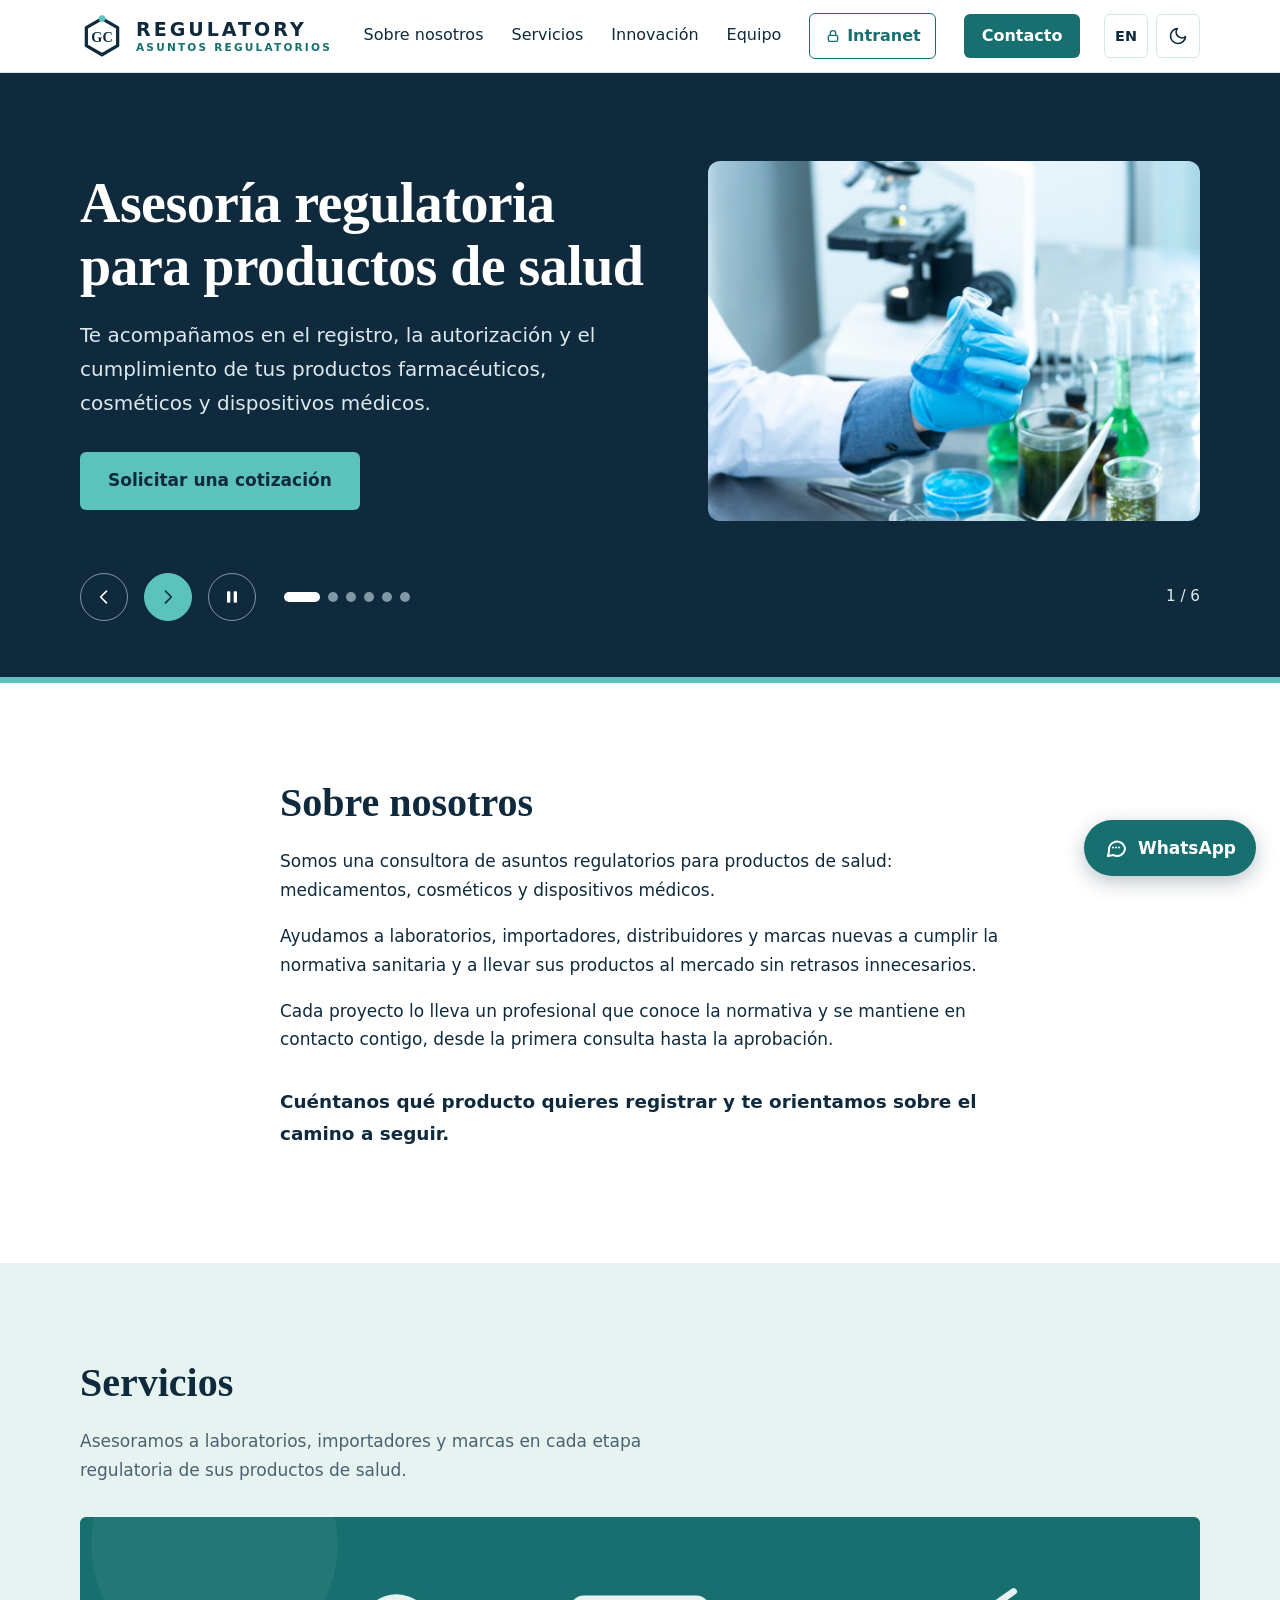
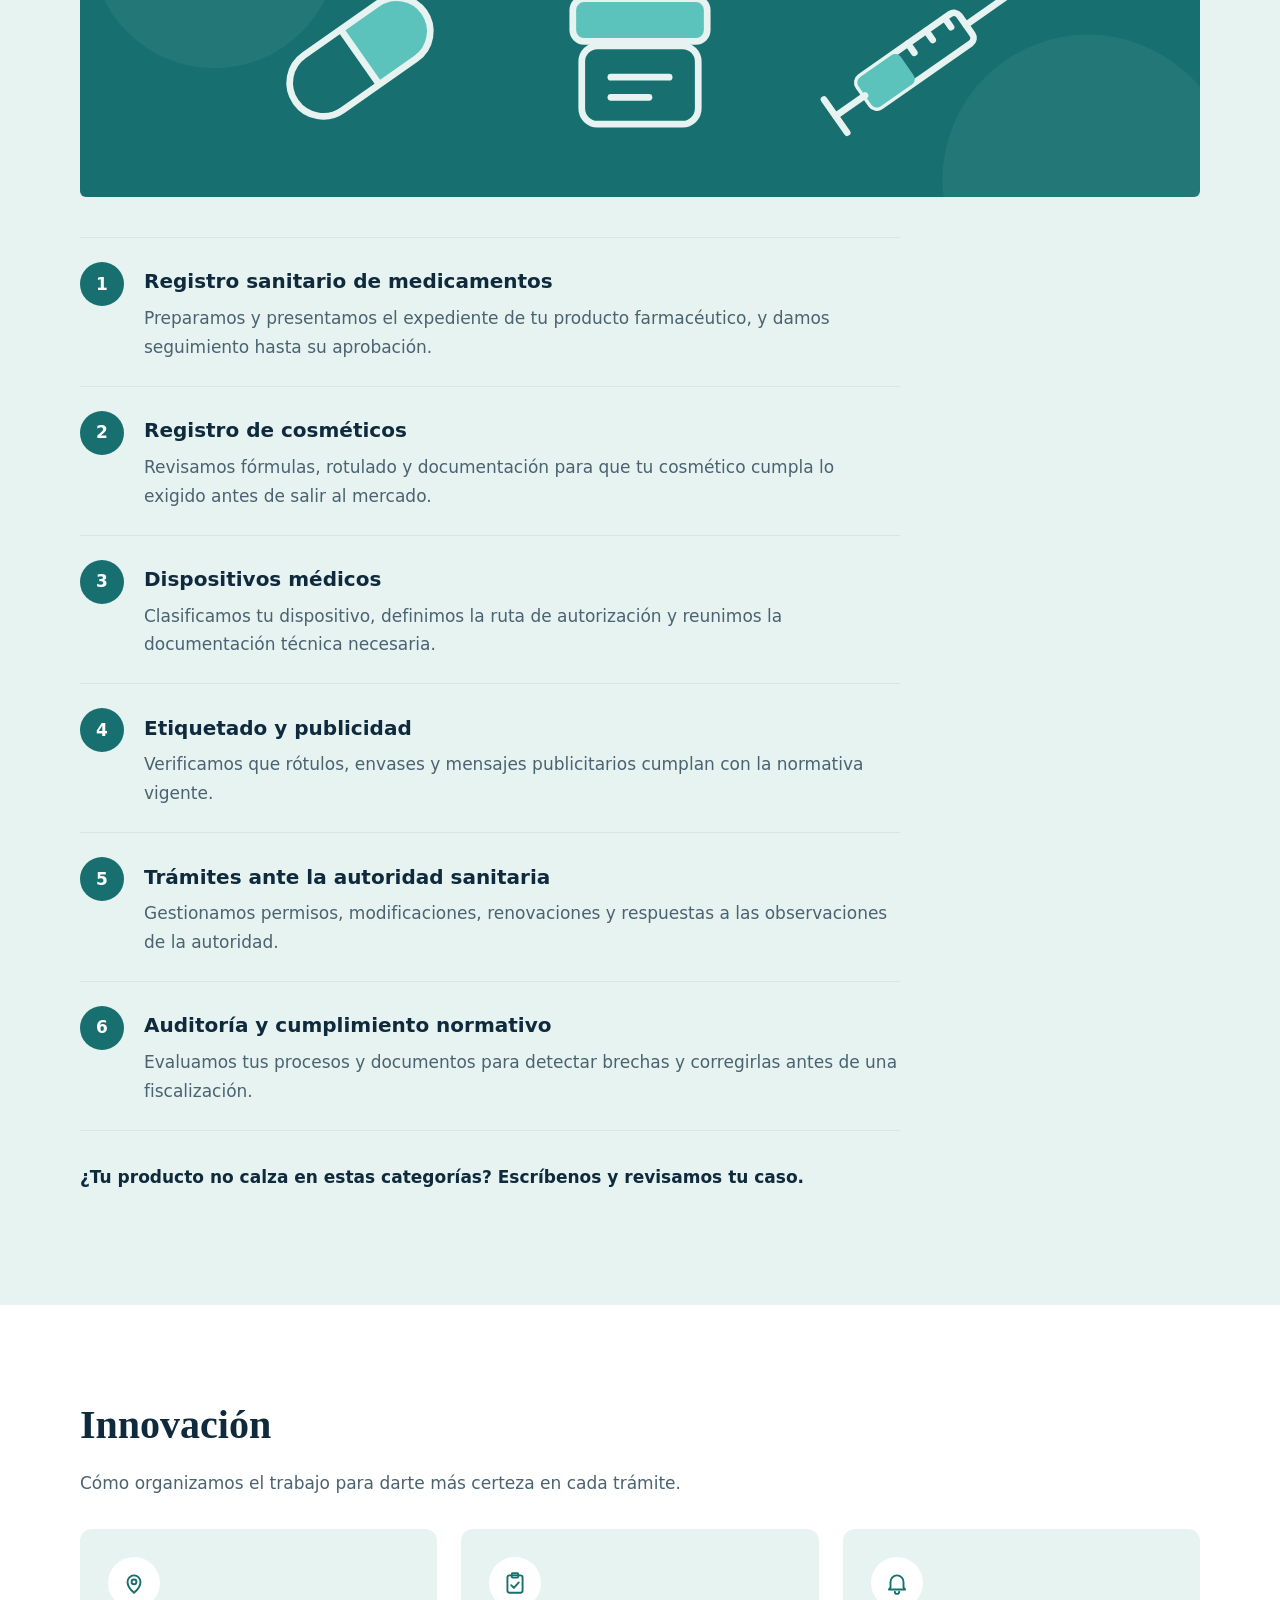
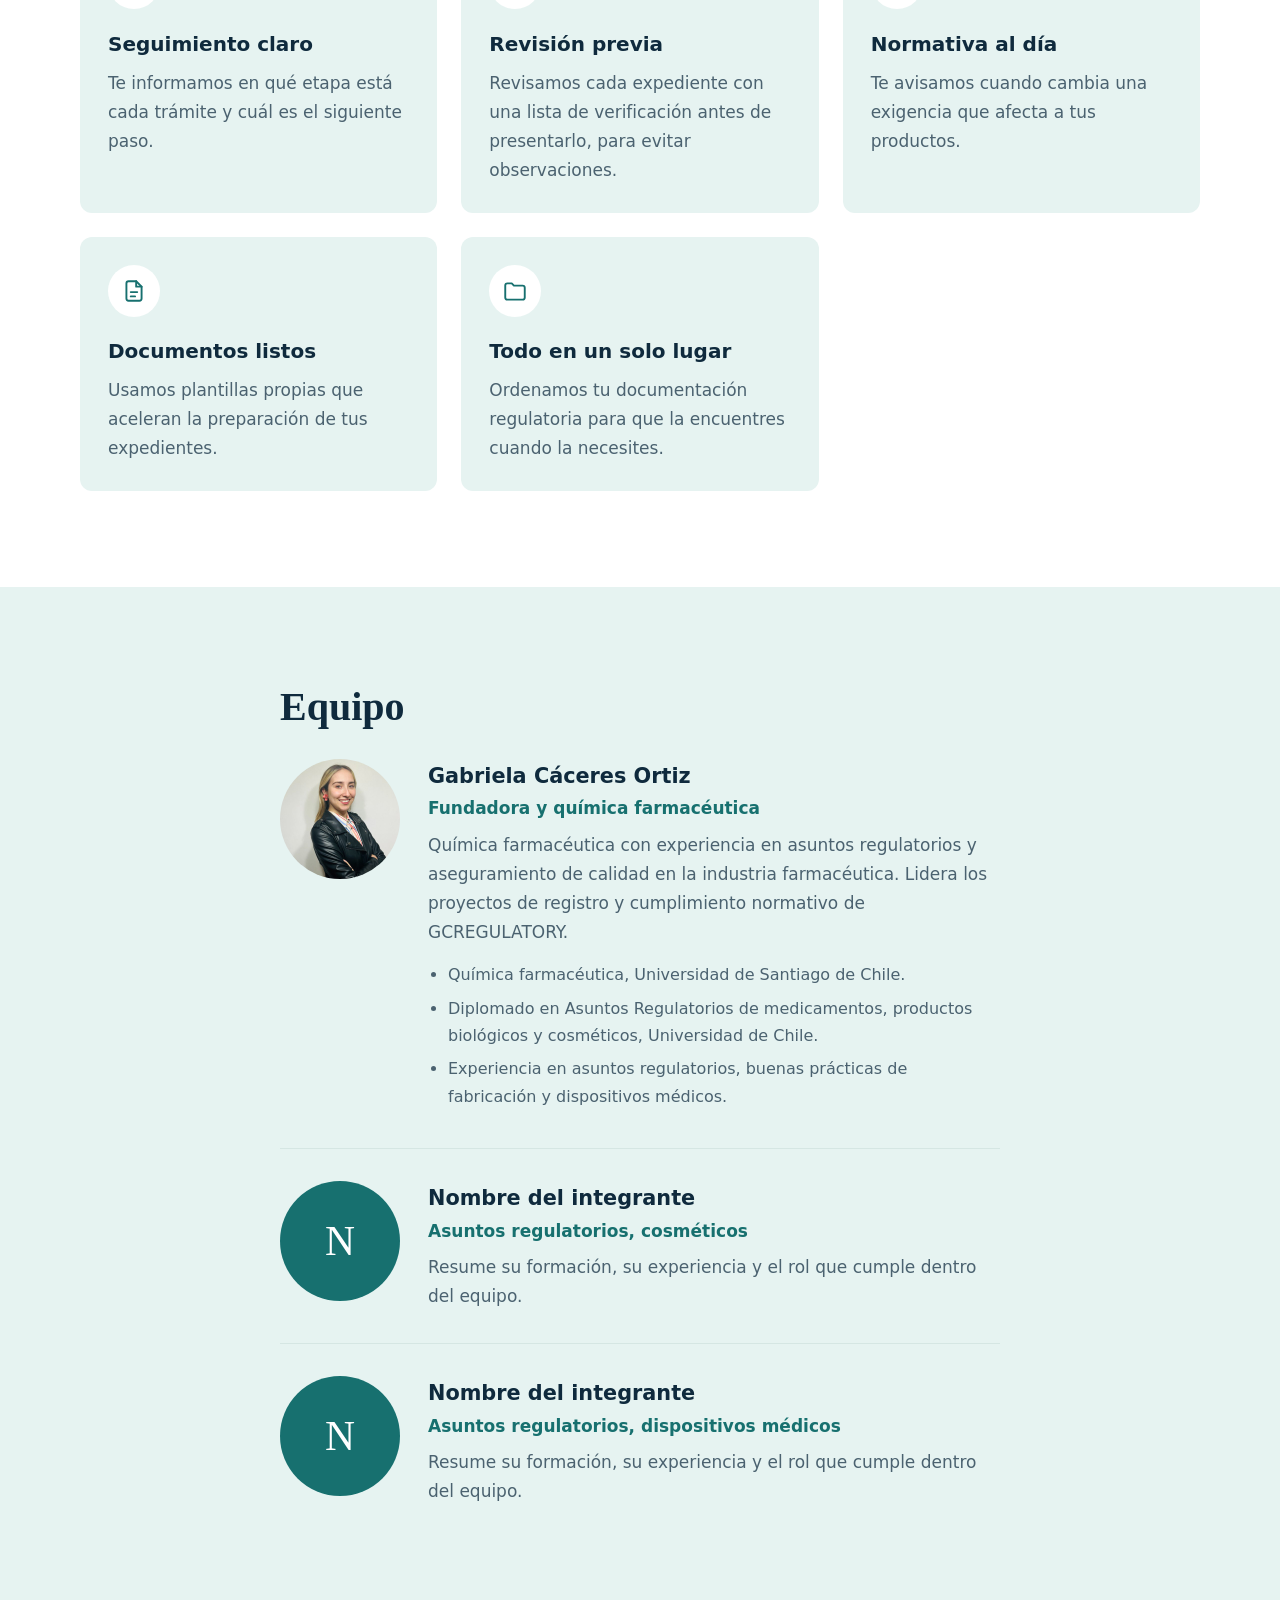
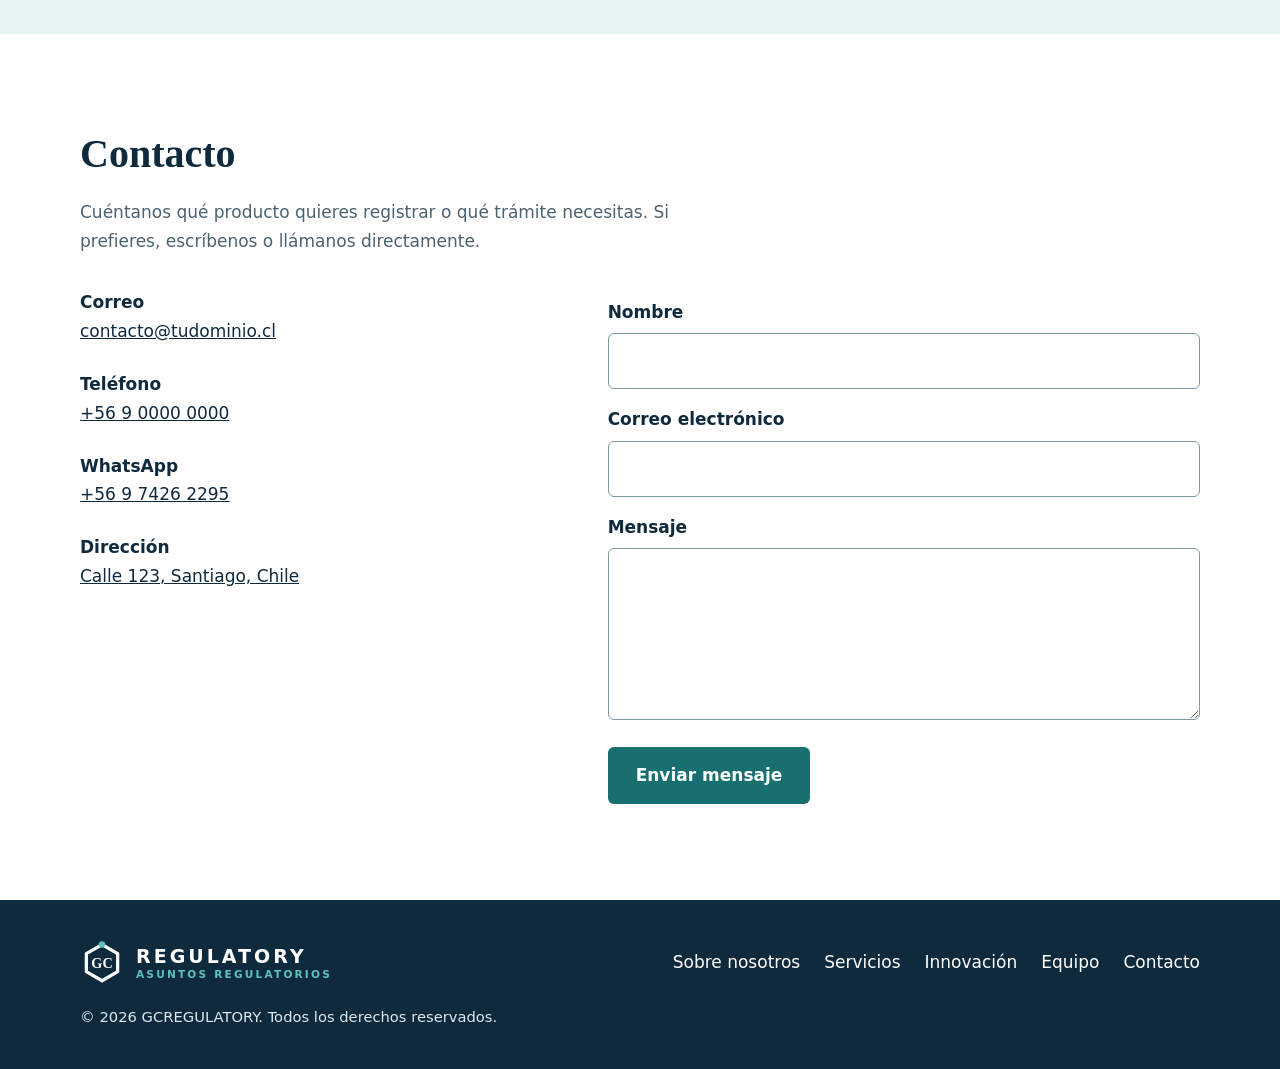
<file: index.html>
<!DOCTYPE html>
<html lang="es">
<head>
  <meta charset="UTF-8">
  <meta name="viewport" content="width=device-width, initial-scale=1">
  <title>GCREGULATORY | Asesoría regulatoria para productos de salud</title>
  <meta name="description" content="Asesoría en asuntos regulatorios para productos farmacéuticos, cosméticos y dispositivos médicos: registro, autorización y cumplimiento normativo.">
  <meta name="theme-color" content="#0f2a3d">
  <script>
    /* Por defecto la página se ve de día y en español. Solo cambia si la persona lo eligió antes. */
    try {
      if (localStorage.getItem('gc-tema') === 'oscuro') document.documentElement.setAttribute('data-tema', 'oscuro');
      if (localStorage.getItem('gc-idioma') === 'en') document.documentElement.lang = 'en';
    } catch (e) {}
  </script>
  <link rel="icon" href="assets/logo-simbolo.svg" type="image/svg+xml">
  <link rel="stylesheet" href="css/style.css?v=3">
</head>
<body id="top">

  <a class="saltar" href="#contenido">Saltar al contenido</a>

  <header class="cabecera">
    <div class="contenedor cabecera-interior">
      <a href="#top" class="logo" aria-label="GCREGULATORY, ir al inicio">
        <svg viewBox="-2 -3 68 68" aria-hidden="true"><path d="M32 4 L56.2 18 V46 L32 60 L7.8 46 V18 Z" fill="none" stroke="currentColor" stroke-width="5" stroke-linejoin="round"/><circle cx="32" cy="4" r="5" fill="#5CC2BC"/><text x="32" y="40" text-anchor="middle" font-family="Georgia,Times New Roman,serif" font-size="22" font-weight="700" fill="currentColor">GC</text></svg>
        <span class="logo-texto">
          <span class="logo-nombre">REGULATORY</span>
          <span class="logo-lema">ASUNTOS REGULATORIOS</span>
        </span>
      </a>
      <div class="cabecera-acciones">
        <nav id="menu" class="menu" aria-label="Principal">
        <a href="#nosotros">Sobre nosotros</a>
        <a href="#servicios">Servicios</a>
        <a href="#innovacion">Innovación</a>
        <a href="#equipo">Equipo</a>
        <a href="intranet.html" class="menu-intranet"><svg viewBox="0 0 24 24" fill="none" stroke="currentColor" stroke-width="2" stroke-linecap="round" stroke-linejoin="round" aria-hidden="true"><rect x="5" y="11" width="14" height="9" rx="2"/><path d="M8 11V8a4 4 0 0 1 8 0v3"/></svg>Intranet</a>
        <a href="#contacto" class="menu-contacto">Contacto</a>
      </nav>
        <div class="herramientas">
          <button type="button" class="herramienta boton-idioma" data-no-trad lang="en" aria-label="Switch to English" title="Switch to English">
            <span class="idioma-texto" aria-hidden="true">EN</span>
          </button>
          <button type="button" class="herramienta boton-tema" data-no-trad aria-label="Activar modo noche" title="Activar modo noche">
            <svg class="icono-luna" viewBox="0 0 24 24" fill="none" stroke="currentColor" stroke-width="2" stroke-linecap="round" stroke-linejoin="round" aria-hidden="true"><path d="M21 12.8A9 9 0 1 1 11.2 3a7 7 0 0 0 9.8 9.8z"/></svg>
            <svg class="icono-sol" viewBox="0 0 24 24" fill="none" stroke="currentColor" stroke-width="2" stroke-linecap="round" stroke-linejoin="round" aria-hidden="true" hidden><circle cx="12" cy="12" r="4"/><path d="M12 2v2M12 20v2M4.9 4.9l1.4 1.4M17.7 17.7l1.4 1.4M2 12h2M20 12h2M4.9 19.1l1.4-1.4M17.7 6.3l1.4-1.4"/></svg>
          </button>
        </div>
      </div>
      <button class="menu-boton" type="button" aria-expanded="false" aria-controls="menu">Menú</button>
    </div>
  </header>

  <main id="contenido">

    <section class="portada carrusel" aria-roledescription="carrusel" aria-label="Presentación">
      <div class="contenedor">
        <div class="carrusel-ventana" aria-live="off">

          <article class="slide" role="group" aria-roledescription="diapositiva" aria-label="1 de 6">
            <div class="slide-texto">
              <h1 class="slide-titulo">Asesoría regulatoria para productos de salud</h1>
              <p class="slide-parrafo">Te acompañamos en el registro, la autorización y el cumplimiento de tus productos farmacéuticos, cosméticos y dispositivos médicos.</p>
              <a href="#contacto" class="boton">Solicitar una cotización</a>
            </div>
            <div class="slide-visual fondo-verde">
              <img src="assets/img/laboratorio.jpg" alt="Mano con guante azul sosteniendo un matraz con líquido, frente a un microscopio en un laboratorio" width="1400" height="876" loading="eager" fetchpriority="high">
            </div>
          </article>
          <article class="slide" role="group" aria-roledescription="diapositiva" aria-label="2 de 6" hidden>
            <div class="slide-texto">
              <h2 class="slide-titulo">Medicamentos con el registro al día</h2>
              <p class="slide-parrafo">Preparamos el expediente de tu producto farmacéutico y damos seguimiento hasta su aprobación.</p>
              <a href="#servicios" class="boton">Ver servicios</a>
            </div>
            <div class="slide-visual fondo-aqua">
              <img src="assets/img/medicamentos.jpg" alt="Blísteres de comprimidos y frascos blancos junto a un matraz de laboratorio sobre una mesa clara" width="1400" height="876" loading="lazy">
            </div>
          </article>
          <article class="slide" role="group" aria-roledescription="diapositiva" aria-label="3 de 6" hidden>
            <div class="slide-texto">
              <h2 class="slide-titulo">Dispositivos médicos con ruta clara</h2>
              <p class="slide-parrafo">Clasificamos tu dispositivo y reunimos la documentación técnica que exige la autoridad.</p>
              <a href="#servicios" class="boton">Ver servicios</a>
            </div>
            <div class="slide-visual fondo-verde">
              <img src="assets/img/dispositivos.jpg" alt="Tensiómetro, estetoscopio, termómetro y jeringas ordenados sobre una mesa blanca en una sala clínica" width="1400" height="876" loading="lazy">
            </div>
          </article>
          <article class="slide" role="group" aria-roledescription="diapositiva" aria-label="4 de 6" hidden>
            <div class="slide-texto">
              <h2 class="slide-titulo">Cosméticos listos para el mercado</h2>
              <p class="slide-parrafo">Revisamos fórmulas, rotulado y documentación antes de que tu producto salga a la venta.</p>
              <a href="#servicios" class="boton">Ver servicios</a>
            </div>
            <div class="slide-visual fondo-durazno">
              <img src="assets/img/cosmeticos.jpg" alt="Dos frascos blancos de crema sobre una base de madera con hojas verdes" width="1400" height="876" loading="lazy">
            </div>
          </article>
          <article class="slide" role="group" aria-roledescription="diapositiva" aria-label="5 de 6" hidden>
            <div class="slide-texto">
              <h2 class="slide-titulo">Del trámite a la comercialización</h2>
              <p class="slide-parrafo">Preparamos tus expedientes, respondemos a la autoridad y mantenemos tus productos al día.</p>
              <a href="#contacto" class="boton">Solicitar una cotización</a>
            </div>
            <div class="slide-visual fondo-aqua">
              <img src="assets/img/documentos.jpg" alt="Manos de una profesional firmando un expediente, con un computador portátil al fondo" width="1400" height="876" loading="lazy">
            </div>
          </article>
          <article class="slide" role="group" aria-roledescription="diapositiva" aria-label="6 de 6" hidden>
            <div class="slide-texto">
              <h2 class="slide-titulo">Un equipo que conoce la normativa</h2>
              <p class="slide-parrafo">Profesionales con experiencia en asuntos regulatorios que te acompañan desde la primera consulta.</p>
              <a href="#equipo" class="boton">Conocer al equipo</a>
            </div>
            <div class="slide-visual fondo-verde">
              <img src="assets/img/equipo.jpg" alt="Tres profesionales conversando alrededor de una mesa con documentos y un computador portátil" width="1400" height="876" loading="lazy">
            </div>
          </article>

        </div>

        <div class="carrusel-controles">
          <button type="button" class="flecha flecha-ant" aria-label="Diapositiva anterior">
            <svg viewBox="0 0 24 24" fill="none" stroke="currentColor" stroke-width="2" stroke-linecap="round" stroke-linejoin="round" aria-hidden="true"><path d="M15 5l-7 7 7 7"/></svg>
          </button>
          <button type="button" class="flecha flecha-sig" aria-label="Diapositiva siguiente">
            <svg viewBox="0 0 24 24" fill="none" stroke="currentColor" stroke-width="2" stroke-linecap="round" stroke-linejoin="round" aria-hidden="true"><path d="M9 5l7 7-7 7"/></svg>
          </button>
          <button type="button" class="flecha flecha-pausa" aria-label="Pausar el avance automático">
            <svg class="icono-pausa" viewBox="0 0 24 24" fill="currentColor" aria-hidden="true"><rect x="6" y="5" width="4" height="14" rx="1"/><rect x="14" y="5" width="4" height="14" rx="1"/></svg>
            <svg class="icono-play" viewBox="0 0 24 24" fill="currentColor" aria-hidden="true" hidden><path d="M8 5.5v13a1 1 0 0 0 1.5.86l10.5-6.5a1 1 0 0 0 0-1.72L9.5 4.64A1 1 0 0 0 8 5.5z"/></svg>
          </button>
          <div class="puntos"></div>
          <span class="contador" aria-hidden="true">1 / 6</span>
        </div>
      </div>
    </section>

    <section id="nosotros" class="seccion">
      <div class="contenedor angosto">
        <h2>Sobre nosotros</h2>
        <p>Somos una consultora de asuntos regulatorios para productos de salud: medicamentos, cosméticos y dispositivos médicos.</p>
        <p>Ayudamos a laboratorios, importadores, distribuidores y marcas nuevas a cumplir la normativa sanitaria y a llevar sus productos al mercado sin retrasos innecesarios.</p>
        <p>Cada proyecto lo lleva un profesional que conoce la normativa y se mantiene en contacto contigo, desde la primera consulta hasta la aprobación.</p>
        <p class="destacado">Cuéntanos qué producto quieres registrar y te orientamos sobre el camino a seguir.</p>
      </div>
    </section>

    <section id="servicios" class="seccion alterna">
      <div class="contenedor">
        <h2>Servicios</h2>
        <p class="intro">Asesoramos a laboratorios, importadores y marcas en cada etapa regulatoria de sus productos de salud.</p>

        <div class="banner" role="img" aria-label="Ilustración de una cápsula, un cosmético y una jeringa">
          <svg viewBox="0 0 1000 280" preserveAspectRatio="xMidYMid slice" width="100%" height="100%" aria-hidden="true">
<circle cx="120" cy="40" r="110" fill="#fff" opacity=".05"/>
<circle cx="900" cy="250" r="130" fill="#fff" opacity=".05"/>
<g transform="translate(250 140) rotate(-35)"><path d="M0 -30 H40 A30 30 0 0 1 40 30 H0 Z" fill="#5CC2BC"/><rect x="-70" y="-30" width="140" height="60" rx="30" fill="none" stroke="#E6F3F1" stroke-width="6"/><line x1="0" y1="-30" x2="0" y2="30" stroke="#E6F3F1" stroke-width="6"/></g>
<g transform="translate(500 140)" fill="none" stroke="#E6F3F1" stroke-width="6" stroke-linejoin="round"><rect x="-52" y="-10" width="104" height="70" rx="14"/><rect x="-60" y="-52" width="120" height="38" rx="10" fill="#5CC2BC"/><line x1="-26" y1="18" x2="26" y2="18" stroke-linecap="round"/><line x1="-26" y1="36" x2="8" y2="36" stroke-linecap="round"/></g>
<g transform="translate(750 140) rotate(-35)" fill="none" stroke="#E6F3F1" stroke-width="6" stroke-linecap="round" stroke-linejoin="round"><rect x="-60" y="-16" width="110" height="32" rx="6"/><rect x="-60" y="-16" width="46" height="32" rx="6" fill="#5CC2BC" stroke="none"/><line x1="-60" y1="0" x2="-92" y2="0"/><line x1="-92" y1="-18" x2="-92" y2="18"/><line x1="50" y1="0" x2="102" y2="0"/><line x1="-2" y1="-16" x2="-2" y2="-6"/><line x1="18" y1="-16" x2="18" y2="-6"/><line x1="38" y1="-16" x2="38" y2="-6"/></g>
</svg>
        </div>

        <ol class="servicios">
          <li>
            <span class="numero" aria-hidden="true">1</span>
            <div>
              <h3>Registro sanitario de medicamentos</h3>
              <p>Preparamos y presentamos el expediente de tu producto farmacéutico, y damos seguimiento hasta su aprobación.</p>
            </div>
          </li>
          <li>
            <span class="numero" aria-hidden="true">2</span>
            <div>
              <h3>Registro de cosméticos</h3>
              <p>Revisamos fórmulas, rotulado y documentación para que tu cosmético cumpla lo exigido antes de salir al mercado.</p>
            </div>
          </li>
          <li>
            <span class="numero" aria-hidden="true">3</span>
            <div>
              <h3>Dispositivos médicos</h3>
              <p>Clasificamos tu dispositivo, definimos la ruta de autorización y reunimos la documentación técnica necesaria.</p>
            </div>
          </li>
          <li>
            <span class="numero" aria-hidden="true">4</span>
            <div>
              <h3>Etiquetado y publicidad</h3>
              <p>Verificamos que rótulos, envases y mensajes publicitarios cumplan con la normativa vigente.</p>
            </div>
          </li>
          <li>
            <span class="numero" aria-hidden="true">5</span>
            <div>
              <h3>Trámites ante la autoridad sanitaria</h3>
              <p>Gestionamos permisos, modificaciones, renovaciones y respuestas a las observaciones de la autoridad.</p>
            </div>
          </li>
          <li>
            <span class="numero" aria-hidden="true">6</span>
            <div>
              <h3>Auditoría y cumplimiento normativo</h3>
              <p>Evaluamos tus procesos y documentos para detectar brechas y corregirlas antes de una fiscalización.</p>
            </div>
          </li>
        </ol>

        <p class="cierre">¿Tu producto no calza en estas categorías? Escríbenos y revisamos tu caso.</p>
      </div>
    </section>

    <section id="innovacion" class="seccion">
      <div class="contenedor">
        <h2>Innovación</h2>
        <p class="intro">Cómo organizamos el trabajo para darte más certeza en cada trámite.</p>
        <ul class="tarjetas">
          <li class="tarjeta">
            <span class="icono"><svg viewBox="0 0 24 24" fill="none" stroke="currentColor" stroke-width="1.75" stroke-linecap="round" stroke-linejoin="round" aria-hidden="true"><path d="M12 21s-6-5.2-6-10a6 6 0 1 1 12 0c0 4.8-6 10-6 10z"/><circle cx="12" cy="11" r="2.2"/></svg></span>
            <h3>Seguimiento claro</h3>
            <p>Te informamos en qué etapa está cada trámite y cuál es el siguiente paso.</p>
          </li>
          <li class="tarjeta">
            <span class="icono"><svg viewBox="0 0 24 24" fill="none" stroke="currentColor" stroke-width="1.75" stroke-linecap="round" stroke-linejoin="round" aria-hidden="true"><rect x="5" y="5" width="14" height="16" rx="2"/><rect x="9" y="3" width="6" height="4" rx="1"/><path d="M8.5 14l2.5 2.5 4.5-5"/></svg></span>
            <h3>Revisión previa</h3>
            <p>Revisamos cada expediente con una lista de verificación antes de presentarlo, para evitar observaciones.</p>
          </li>
          <li class="tarjeta">
            <span class="icono"><svg viewBox="0 0 24 24" fill="none" stroke="currentColor" stroke-width="1.75" stroke-linecap="round" stroke-linejoin="round" aria-hidden="true"><path d="M6 16v-5a6 6 0 1 1 12 0v5l1.5 2h-15z"/><path d="M10 20a2 2 0 0 0 4 0"/></svg></span>
            <h3>Normativa al día</h3>
            <p>Te avisamos cuando cambia una exigencia que afecta a tus productos.</p>
          </li>
          <li class="tarjeta">
            <span class="icono"><svg viewBox="0 0 24 24" fill="none" stroke="currentColor" stroke-width="1.75" stroke-linecap="round" stroke-linejoin="round" aria-hidden="true"><path d="M14 3H7a2 2 0 0 0-2 2v14a2 2 0 0 0 2 2h10a2 2 0 0 0 2-2V8z"/><path d="M14 3v5h5"/><path d="M9 13h6M9 17h4"/></svg></span>
            <h3>Documentos listos</h3>
            <p>Usamos plantillas propias que aceleran la preparación de tus expedientes.</p>
          </li>
          <li class="tarjeta">
            <span class="icono"><svg viewBox="0 0 24 24" fill="none" stroke="currentColor" stroke-width="1.75" stroke-linecap="round" stroke-linejoin="round" aria-hidden="true"><path d="M3 7a2 2 0 0 1 2-2h4l2 2h8a2 2 0 0 1 2 2v9a2 2 0 0 1-2 2H5a2 2 0 0 1-2-2z"/></svg></span>
            <h3>Todo en un solo lugar</h3>
            <p>Ordenamos tu documentación regulatoria para que la encuentres cuando la necesites.</p>
          </li>
        </ul>
      </div>
    </section>

    <section id="equipo" class="seccion alterna">
      <div class="contenedor angosto">
        <h2>Equipo</h2>

        <article class="perfil">
          <img class="foto" src="assets/img/gabriela.jpg" alt="Retrato de Gabriela Cáceres Ortiz" width="480" height="480" loading="lazy">
          <div>
            <h3>Gabriela Cáceres Ortiz</h3>
            <p class="cargo">Fundadora y química farmacéutica</p>
            <p>Química farmacéutica con experiencia en asuntos regulatorios y aseguramiento de calidad en la industria farmacéutica. Lidera los proyectos de registro y cumplimiento normativo de GCREGULATORY.</p>
            <ul class="credenciales">
              <li>Química farmacéutica, Universidad de Santiago de Chile.</li>
              <li>Diplomado en Asuntos Regulatorios de medicamentos, productos biológicos y cosméticos, Universidad de Chile.</li>
              <li>Experiencia en asuntos regulatorios, buenas prácticas de fabricación y dispositivos médicos.</li>
            </ul>
          </div>
        </article>

        <article class="perfil">
          <div class="foto" role="img" aria-label="Espacio para la foto de otro integrante">N</div>
          <div>
            <h3>Nombre del integrante</h3>
            <p class="cargo">Asuntos regulatorios, cosméticos</p>
            <p>Resume su formación, su experiencia y el rol que cumple dentro del equipo.</p>
          </div>
        </article>

        <article class="perfil">
          <div class="foto" role="img" aria-label="Espacio para la foto de otro integrante">N</div>
          <div>
            <h3>Nombre del integrante</h3>
            <p class="cargo">Asuntos regulatorios, dispositivos médicos</p>
            <p>Resume su formación, su experiencia y el rol que cumple dentro del equipo.</p>
          </div>
        </article>
      </div>
    </section>

    <section id="contacto" class="seccion">
      <div class="contenedor">
        <h2>Contacto</h2>
        <p class="intro">Cuéntanos qué producto quieres registrar o qué trámite necesitas. Si prefieres, escríbenos o llámanos directamente.</p>

        <div class="contacto-grilla">
          <ul class="datos">
            <li>
              <span class="dato-titulo">Correo</span>
              <a href="mailto:contacto@tudominio.cl">contacto@tudominio.cl</a>
            </li>
            <li>
              <span class="dato-titulo">Teléfono</span>
              <a href="tel:+56900000000">+56 9 0000 0000</a>
            </li>
            <li>
              <span class="dato-titulo">WhatsApp</span>
              <a data-wa href="https://wa.me/56974262295?text=Hola%2C%20quiero%20consultar%20por%20el%20registro%20de%20un%20producto" target="_blank" rel="noopener">+56 9 7426 2295<span class="visualmente-oculto"> (abre WhatsApp en una pestaña nueva)</span></a>
            </li>
            <li>
              <span class="dato-titulo">Dirección</span>
              <a href="https://www.google.com/maps/search/?api=1&amp;query=Santiago%2C+Chile" target="_blank" rel="noopener">Calle 123, Santiago, Chile<span class="visualmente-oculto"> (abre Google Maps en una pestaña nueva)</span></a>
            </li>
          </ul>

          <div>
            <div id="aviso" class="aviso" role="status" tabindex="-1" hidden></div>

            <form id="form-contacto" action="contacto.php" method="post" novalidate>
              <label for="nombre">Nombre</label>
              <input type="text" id="nombre" name="nombre" required maxlength="100" autocomplete="name">

              <label for="correo">Correo electrónico</label>
              <input type="email" id="correo" name="correo" required maxlength="150" autocomplete="email">

              <label for="mensaje">Mensaje</label>
              <textarea id="mensaje" name="mensaje" rows="5" required maxlength="3000"></textarea>

              <!-- Campo trampa contra robots: las personas no lo ven -->
              <div class="trampa" aria-hidden="true">
                <label for="sitio">No llenar este campo</label>
                <input type="text" id="sitio" name="sitio" tabindex="-1" autocomplete="off">
              </div>

              <button type="submit" class="boton">Enviar mensaje</button>
            </form>
          </div>
        </div>
      </div>
    </section>

  </main>

  <footer class="pie">
    <div class="contenedor pie-interior">
      <div class="logo" role="img" aria-label="GCREGULATORY">
        <svg viewBox="-2 -3 68 68" aria-hidden="true"><path d="M32 4 L56.2 18 V46 L32 60 L7.8 46 V18 Z" fill="none" stroke="currentColor" stroke-width="5" stroke-linejoin="round"/><circle cx="32" cy="4" r="5" fill="#5CC2BC"/><text x="32" y="40" text-anchor="middle" font-family="Georgia,Times New Roman,serif" font-size="22" font-weight="700" fill="currentColor">GC</text></svg>
        <span class="logo-texto">
          <span class="logo-nombre">REGULATORY</span>
          <span class="logo-lema">ASUNTOS REGULATORIOS</span>
        </span>
      </div>
      <nav aria-label="Pie de página">
        <a href="#nosotros">Sobre nosotros</a>
        <a href="#servicios">Servicios</a>
        <a href="#innovacion">Innovación</a>
        <a href="#equipo">Equipo</a>
        <a href="#contacto">Contacto</a>
      </nav>
      <p>&copy; <span id="anio"></span> GCREGULATORY. Todos los derechos reservados.</p>
    </div>
  </footer>

  <a data-wa class="wa-flotante" href="https://wa.me/56974262295?text=Hola%2C%20quiero%20consultar%20por%20el%20registro%20de%20un%20producto" target="_blank" rel="noopener" aria-label="Escribir por WhatsApp (se abre en una pestaña nueva)">
    <svg viewBox="0 0 24 24" fill="none" stroke="currentColor" stroke-width="2" stroke-linecap="round" stroke-linejoin="round" aria-hidden="true"><path d="M21 12a8 8 0 0 1-11.6 7.1L4 20l1-4.6A8 8 0 1 1 21 12z"/><path d="M9 11.5h.01M12 11.5h.01M15 11.5h.01"/></svg>
    <span>WhatsApp</span>
  </a>

  <script src="js/main.js?v=3"></script>
</body>
</html>
</file>
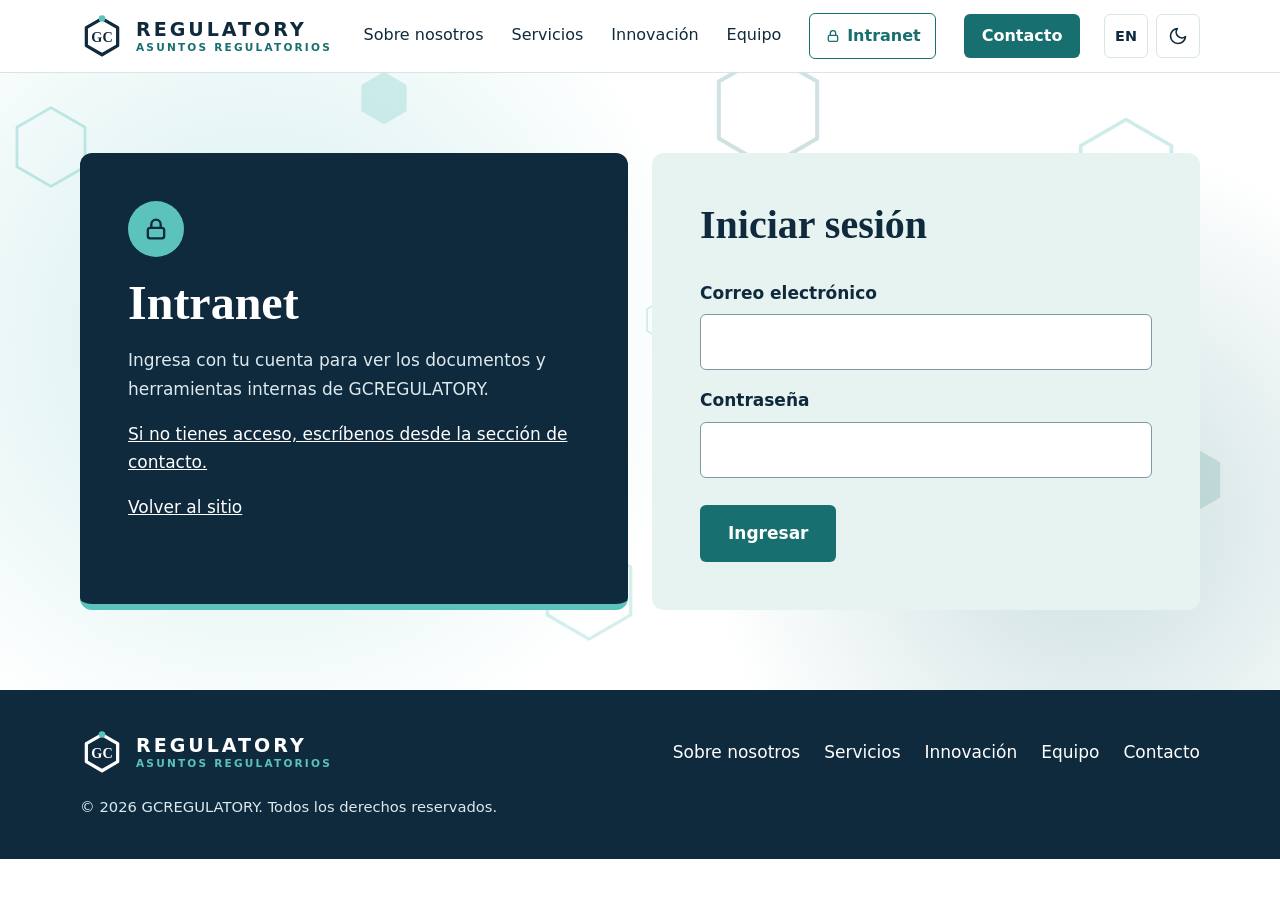
<file: intranet.html>
<!DOCTYPE html>
<html lang="es">
<head>
  <meta charset="UTF-8">
  <meta name="viewport" content="width=device-width, initial-scale=1">
  <title>Intranet | GCREGULATORY</title>
  <meta name="description" content="Acceso privado para el equipo de GCREGULATORY.">
  <meta name="robots" content="noindex">
  <meta name="theme-color" content="#0f2a3d">
  <script>
    /* Por defecto la página se ve de día y en español. Solo cambia si la persona lo eligió antes. */
    try {
      if (localStorage.getItem('gc-tema') === 'oscuro') document.documentElement.setAttribute('data-tema', 'oscuro');
      if (localStorage.getItem('gc-idioma') === 'en') document.documentElement.lang = 'en';
    } catch (e) {}
  </script>
  <link rel="icon" href="assets/logo-simbolo.svg" type="image/svg+xml">
  <link rel="stylesheet" href="css/style.css?v=3">
</head>
<body id="top">

  <a class="saltar" href="#contenido">Saltar al contenido</a>

  <header class="cabecera">
    <div class="contenedor cabecera-interior">
      <a href="index.html" class="logo" aria-label="GCREGULATORY, ir al inicio">
        <svg viewBox="-2 -3 68 68" aria-hidden="true"><path d="M32 4 L56.2 18 V46 L32 60 L7.8 46 V18 Z" fill="none" stroke="currentColor" stroke-width="5" stroke-linejoin="round"/><circle cx="32" cy="4" r="5" fill="#5CC2BC"/><text x="32" y="40" text-anchor="middle" font-family="Georgia,Times New Roman,serif" font-size="22" font-weight="700" fill="currentColor">GC</text></svg>
        <span class="logo-texto">
          <span class="logo-nombre">REGULATORY</span>
          <span class="logo-lema">ASUNTOS REGULATORIOS</span>
        </span>
      </a>
      <div class="cabecera-acciones">
        <nav id="menu" class="menu" aria-label="Principal">
        <a href="index.html#nosotros">Sobre nosotros</a>
        <a href="index.html#servicios">Servicios</a>
        <a href="index.html#innovacion">Innovación</a>
        <a href="index.html#equipo">Equipo</a>
        <a href="intranet.html" class="menu-intranet" aria-current="page"><svg viewBox="0 0 24 24" fill="none" stroke="currentColor" stroke-width="2" stroke-linecap="round" stroke-linejoin="round" aria-hidden="true"><rect x="5" y="11" width="14" height="9" rx="2"/><path d="M8 11V8a4 4 0 0 1 8 0v3"/></svg>Intranet</a>
        <a href="index.html#contacto" class="menu-contacto">Contacto</a>
      </nav>
        <div class="herramientas">
          <button type="button" class="herramienta boton-idioma" data-no-trad lang="en" aria-label="Switch to English" title="Switch to English">
            <span class="idioma-texto" aria-hidden="true">EN</span>
          </button>
          <button type="button" class="herramienta boton-tema" data-no-trad aria-label="Activar modo noche" title="Activar modo noche">
            <svg class="icono-luna" viewBox="0 0 24 24" fill="none" stroke="currentColor" stroke-width="2" stroke-linecap="round" stroke-linejoin="round" aria-hidden="true"><path d="M21 12.8A9 9 0 1 1 11.2 3a7 7 0 0 0 9.8 9.8z"/></svg>
            <svg class="icono-sol" viewBox="0 0 24 24" fill="none" stroke="currentColor" stroke-width="2" stroke-linecap="round" stroke-linejoin="round" aria-hidden="true" hidden><circle cx="12" cy="12" r="4"/><path d="M12 2v2M12 20v2M4.9 4.9l1.4 1.4M17.7 17.7l1.4 1.4M2 12h2M20 12h2M4.9 19.1l1.4-1.4M17.7 6.3l1.4-1.4"/></svg>
          </button>
        </div>
      </div>
      <button class="menu-boton" type="button" aria-expanded="false" aria-controls="menu">Menú</button>
    </div>
  </header>

  <main id="contenido">
    <section class="seccion acceso">
        <div class="fondo-movil" aria-hidden="true">
          <svg width="60" height="60" class="hex" viewBox="0 0 64 64" style="--x:4%;--y:12%;--t:90px;--o:0.35;--d:14s;--r:0s;--c:var(--aqua)"><path d="M32 4 L56.2 18 V46 L32 60 L7.8 46 V18 Z" fill="none" stroke="#5CC2BC" stroke-width="2"/></svg>
          <svg width="60" height="60" class="hex" viewBox="0 0 64 64" style="--x:14%;--y:70%;--t:150px;--o:0.22;--d:19s;--r:-6s;--c:var(--verde)"><path d="M32 4 L56.2 18 V46 L32 60 L7.8 46 V18 Z" fill="none" stroke="#5CC2BC" stroke-width="2"/></svg>
          <svg width="60" height="60" class="hex hex-lleno" viewBox="0 0 64 64" style="--x:30%;--y:4%;--t:60px;--o:0.4;--d:12s;--r:-3s;--c:var(--aqua)"><path d="M32 4 L56.2 18 V46 L32 60 L7.8 46 V18 Z" fill="none" stroke="#5CC2BC" stroke-width="2"/></svg>
          <svg width="60" height="60" class="hex" viewBox="0 0 64 64" style="--x:46%;--y:84%;--t:110px;--o:0.25;--d:17s;--r:-9s;--c:var(--aqua)"><path d="M32 4 L56.2 18 V46 L32 60 L7.8 46 V18 Z" fill="none" stroke="#5CC2BC" stroke-width="2"/></svg>
          <svg width="60" height="60" class="hex" viewBox="0 0 64 64" style="--x:60%;--y:6%;--t:130px;--o:0.2;--d:21s;--r:-4s;--c:var(--verde)"><path d="M32 4 L56.2 18 V46 L32 60 L7.8 46 V18 Z" fill="none" stroke="#5CC2BC" stroke-width="2"/></svg>
          <svg width="60" height="60" class="hex hex-lleno" viewBox="0 0 64 64" style="--x:74%;--y:78%;--t:70px;--o:0.4;--d:13s;--r:-7s;--c:var(--aqua)"><path d="M32 4 L56.2 18 V46 L32 60 L7.8 46 V18 Z" fill="none" stroke="#5CC2BC" stroke-width="2"/></svg>
          <svg width="60" height="60" class="hex" viewBox="0 0 64 64" style="--x:88%;--y:16%;--t:120px;--o:0.3;--d:18s;--r:-2s;--c:var(--aqua)"><path d="M32 4 L56.2 18 V46 L32 60 L7.8 46 V18 Z" fill="none" stroke="#5CC2BC" stroke-width="2"/></svg>
          <svg width="60" height="60" class="hex hex-lleno" viewBox="0 0 64 64" style="--x:93%;--y:66%;--t:80px;--o:0.25;--d:15s;--r:-11s;--c:var(--verde)"><path d="M32 4 L56.2 18 V46 L32 60 L7.8 46 V18 Z" fill="none" stroke="#5CC2BC" stroke-width="2"/></svg>
          <svg width="60" height="60" class="hex" viewBox="0 0 64 64" style="--x:52%;--y:40%;--t:50px;--o:0.3;--d:11s;--r:-5s;--c:var(--aqua)"><path d="M32 4 L56.2 18 V46 L32 60 L7.8 46 V18 Z" fill="none" stroke="#5CC2BC" stroke-width="2"/></svg>
        </div>
      <div class="contenedor acceso-grilla">

        <div class="acceso-info">
          <span class="acceso-icono" aria-hidden="true">
            <svg viewBox="0 0 24 24" fill="none" stroke="currentColor" stroke-width="2" stroke-linecap="round" stroke-linejoin="round"><rect x="5" y="11" width="14" height="9" rx="2"/><path d="M8 11V8a4 4 0 0 1 8 0v3"/></svg>
          </span>
          <h1>Intranet</h1>
          <p>Ingresa con tu cuenta para ver los documentos y herramientas internas de GCREGULATORY.</p>
          <p><a href="index.html#contacto">Si no tienes acceso, escríbenos desde la sección de contacto.</a></p>
          <p><a href="index.html">Volver al sitio</a></p>
        </div>

        <div class="acceso-form">
          <h2>Iniciar sesión</h2>
          <div id="aviso-intranet" class="aviso" role="alert" tabindex="-1" hidden></div>
          <form id="form-intranet" action="intranet-login.php" method="post" novalidate>
            <label for="correo-intranet">Correo electrónico</label>
            <input id="correo-intranet" name="correo" type="email" autocomplete="username" required>
            <label for="clave-intranet">Contraseña</label>
            <input id="clave-intranet" name="clave" type="password" autocomplete="current-password" required>
            <button type="submit" class="boton">Ingresar</button>
          </form>
        </div>

      </div>
    </section>
  </main>

  <footer class="pie">
    <div class="contenedor pie-interior">
      <div class="logo" role="img" aria-label="GCREGULATORY">
        <svg viewBox="-2 -3 68 68" aria-hidden="true"><path d="M32 4 L56.2 18 V46 L32 60 L7.8 46 V18 Z" fill="none" stroke="currentColor" stroke-width="5" stroke-linejoin="round"/><circle cx="32" cy="4" r="5" fill="#5CC2BC"/><text x="32" y="40" text-anchor="middle" font-family="Georgia,Times New Roman,serif" font-size="22" font-weight="700" fill="currentColor">GC</text></svg>
        <span class="logo-texto">
          <span class="logo-nombre">REGULATORY</span>
          <span class="logo-lema">ASUNTOS REGULATORIOS</span>
        </span>
      </div>
      <nav aria-label="Pie de página">
        <a href="index.html#nosotros">Sobre nosotros</a>
        <a href="index.html#servicios">Servicios</a>
        <a href="index.html#innovacion">Innovación</a>
        <a href="index.html#equipo">Equipo</a>
        <a href="index.html#contacto">Contacto</a>
      </nav>
      <p>&copy; <span id="anio"></span> GCREGULATORY. Todos los derechos reservados.</p>
    </div>
  </footer>

  <script src="js/main.js?v=3"></script>
</body>
</html>
</file>
<file: css/style.css>
/* ============ Variables (cambia los colores aquí) ============ */
:root {
  /* Paleta base */
  --marino: #0f2a3d;
  --verde: #17706f;
  --aqua: #5cc2bc;
  --menta: #e6f3f1;
  --durazno: #f3d3c4;
  --gris: #7e98a6;
  --texto-claro: #dce9ee;

  /* Colores por función: modo día (el que se ve por defecto) */
  --fondo: #ffffff;
  --fondo-alterno: #e6f3f1;
  --superficie: #e6f3f1;
  --icono-fondo: #ffffff;
  --titulo: #0f2a3d;
  --texto: #0f2a3d;
  --suave: #4b6270;
  --linea: #d5e6e3;
  --enlace: #17706f;
  --primario: #17706f;
  --primario-texto: #ffffff;
  --primario-hover: #0f2a3d;
  --primario-hover-texto: #ffffff;
  --campo-fondo: #ffffff;
  --campo-borde: #7e98a6;
  --cabecera-fondo: rgba(255, 255, 255, .97);
  --ok-fondo: #e6f5ea; --ok-texto: #17592d; --ok-borde: #9fd3ae;
  --error-fondo: #fdeaea; --error-texto: #8a1f1f; --error-borde: #e5a5a5;

  --radio: 6px;
  --ancho: 1120px;
  --ancho-lectura: 720px;
  --fuente-titulos: Georgia, "Times New Roman", serif;
  --fuente-texto: "Segoe UI", system-ui, -apple-system, Arial, sans-serif;
  color-scheme: light;
}

/* Modo noche: solo cambian los colores por función */
[data-tema="oscuro"] {
  --fondo: #0a1a26;
  --fondo-alterno: #0f2a3a;
  --superficie: #12303f;
  --icono-fondo: #0a1a26;
  --titulo: #f2f7f8;
  --texto: #e4eef1;
  --suave: #a9bcc6;
  --linea: #24465a;
  --enlace: #5cc2bc;
  --primario: #5cc2bc;
  --primario-texto: #0f2a3d;
  --primario-hover: #a7e4df;
  --primario-hover-texto: #0f2a3d;
  --campo-fondo: #0f2a3d;
  --campo-borde: #4f7487;
  --cabecera-fondo: rgba(10, 26, 38, .95);
  --ok-fondo: #12372a; --ok-texto: #9fe0b5; --ok-borde: #2b6b4c;
  --error-fondo: #3a1c1f; --error-texto: #f5b5b5; --error-borde: #7a3a3f;
  color-scheme: dark;
}

*, *::before, *::after { box-sizing: border-box; }
html { scroll-behavior: smooth; scroll-padding-top: 84px; }
body {
  margin: 0;
  font-family: var(--fuente-texto);
  font-size: 1.0625rem;
  line-height: 1.7;
  color: var(--texto);
  background: var(--fondo);
  transition: background-color .25s, color .25s;
}

a { color: var(--enlace); }
a:hover { color: var(--titulo); }
:focus-visible { outline: 3px solid var(--enlace); outline-offset: 3px; }
.portada :focus-visible, .pie :focus-visible { outline-color: var(--aqua); }

@media (prefers-reduced-motion: reduce) {
  html { scroll-behavior: auto; }
  * { transition: none !important; animation: none !important; }
}

.contenedor { width: min(100% - 2.5rem, var(--ancho)); margin-inline: auto; }
.contenedor.angosto { width: min(100% - 2.5rem, var(--ancho-lectura)); }

.saltar {
  position: absolute; left: 1rem; top: -4rem; z-index: 100;
  background: var(--marino); color: #fff; padding: .6rem 1rem;
}
.saltar:focus { top: 1rem; }
.visualmente-oculto {
  position: absolute; width: 1px; height: 1px; overflow: hidden; clip: rect(0 0 0 0); white-space: nowrap;
}

/* ============ Cabecera ============ */
.cabecera {
  position: sticky; top: 0; z-index: 50;
  background: var(--cabecera-fondo);
  border-bottom: 1px solid var(--linea);
  backdrop-filter: blur(6px);
  transition: background-color .25s, border-color .25s;
}
.cabecera-interior { display: flex; align-items: center; justify-content: space-between; gap: 1rem; min-height: 72px; }
.cabecera-acciones { display: flex; align-items: center; }

.logo { display: flex; align-items: center; gap: 12px; text-decoration: none; color: var(--titulo); }
.logo svg { width: 44px; height: 44px; flex: none; }
.logo-texto { display: flex; flex-direction: column; line-height: 1.2; }
.logo-nombre { font-weight: 700; font-size: 1.19rem; letter-spacing: 3px; color: var(--titulo); }
.logo-lema { font-size: .66rem; font-weight: 600; letter-spacing: 2.2px; color: var(--enlace); }

.menu { display: flex; align-items: center; gap: 1.75rem; }
.menu a {
  color: var(--texto); text-decoration: none; font-weight: 500; font-size: 1rem;
  padding: 6px 0; border-bottom: 2px solid transparent;
  transition: color .2s, border-color .2s;
}
.menu a:hover { color: var(--enlace); border-bottom-color: var(--aqua); }
.menu .menu-intranet {
  display: inline-flex; align-items: center; gap: .4rem;
  border: 1px solid var(--enlace); border-radius: var(--radio); padding: .5rem .9rem;
  color: var(--enlace); font-weight: 600;
}
.menu .menu-intranet svg { width: 16px; height: 16px; flex: none; }
.menu .menu-intranet:hover { background: var(--fondo-alterno); border-color: var(--enlace); }
.menu .menu-contacto {
  background: var(--primario); color: var(--primario-texto); padding: .55rem 1.1rem; border-radius: var(--radio);
  border-bottom: 0; font-weight: 600; transition: background-color .2s, color .2s;
}
.menu .menu-contacto:hover { background: var(--primario-hover); color: var(--primario-hover-texto); }

/* Botones de idioma y de modo día / noche */
.herramientas { display: flex; align-items: center; gap: .5rem; margin-left: 1.5rem; }
.herramienta {
  display: grid; place-items: center; min-width: 44px; height: 44px; padding: 0 .6rem;
  border: 1px solid var(--linea); border-radius: var(--radio); background: transparent;
  color: var(--titulo); font: inherit; font-weight: 700; font-size: .9rem; cursor: pointer;
  transition: background-color .2s, border-color .2s;
}
.herramienta:hover { background: var(--fondo-alterno); border-color: var(--enlace); }
.herramienta svg { width: 20px; height: 20px; }
.herramienta [hidden] { display: none; }

.menu-boton {
  display: none; font: inherit; font-weight: 600; color: var(--titulo);
  background: none; border: 1px solid var(--enlace); border-radius: var(--radio);
  padding: .45rem 1rem; cursor: pointer; min-height: 44px;
}

/* ============ Portada con carrusel ============ */
.portada {
  background: var(--marino); color: #fff;
  padding: clamp(3rem, 8vw, 5.5rem) 0 3.5rem;
  border-bottom: 6px solid var(--aqua);
}
.carrusel-ventana { min-height: 380px; touch-action: pan-y; }

.slide { display: flex; flex-wrap: wrap; gap: 3.5rem; align-items: center; animation: aparecer .4s ease; }
.slide[hidden] { display: none; }
@keyframes aparecer { from { opacity: 0; transform: translateY(8px); } to { opacity: 1; transform: none; } }

.slide-texto { flex: 1 1 440px; min-width: 0; }
.slide-titulo {
  font-family: var(--fuente-titulos); font-weight: 700; color: #fff;
  font-size: clamp(2.1rem, 5vw, 3.5rem); line-height: 1.12; letter-spacing: -.01em;
  margin: 0 0 1.25rem;
}
.slide-parrafo { font-size: 1.25rem; color: var(--texto-claro); max-width: 34rem; margin: 0 0 2rem; }

.slide-visual { flex: 1 1 360px; min-width: 0; height: 360px; border-radius: 12px; overflow: hidden; }
.slide-visual svg, .slide-visual img { display: block; width: 100%; height: 100%; }
.slide-visual img { object-fit: cover; }
.fondo-verde { background: var(--verde); }
.fondo-aqua { background: var(--aqua); }
.fondo-durazno { background: var(--durazno); }

.boton {
  display: inline-block; border: 0; cursor: pointer; font: inherit; font-weight: 600;
  background: var(--aqua); color: var(--marino);
  padding: .9rem 1.75rem; border-radius: var(--radio); text-decoration: none;
  transition: background-color .2s, color .2s;
}
.boton:hover { background: #fff; color: var(--marino); }

.carrusel-controles { display: flex; flex-wrap: wrap; align-items: center; gap: 1rem; margin-top: 2rem; }
.flecha {
  width: 48px; height: 48px; border-radius: 50%; cursor: pointer;
  display: grid; place-items: center; color: #fff;
  background: transparent; border: 1px solid var(--gris);
  transition: background-color .2s, border-color .2s;
}
.flecha:hover { border-color: #fff; background: rgba(255, 255, 255, .1); }
.flecha-sig { background: var(--aqua); border-color: var(--aqua); color: var(--marino); }
.flecha-sig:hover { background: #fff; border-color: #fff; }
.flecha svg { width: 20px; height: 20px; }
.flecha-pausa[hidden], .flecha-pausa [hidden] { display: none; }

.puntos { display: flex; align-items: center; margin-left: .5rem; }
.punto { display: flex; align-items: center; padding: 17px 4px; border: 0; background: transparent; cursor: pointer; }
.punto span { display: block; width: 10px; height: 10px; border-radius: 5px; background: var(--gris); transition: width .25s, background-color .25s; }
.punto[aria-current="true"] span { width: 36px; background: #fff; }
.contador { margin-left: auto; color: var(--texto-claro); font-size: .95rem; }

/* ============ Secciones ============ */
.seccion { padding: clamp(3.5rem, 8vw, 6rem) 0; transition: background-color .25s; }
.seccion.alterna { background: var(--fondo-alterno); }
.seccion h2 {
  font-family: var(--fuente-titulos);
  font-size: clamp(1.8rem, 4vw, 2.5rem); line-height: 1.2; color: var(--titulo);
  margin: 0 0 1.25rem;
}
.intro { color: var(--suave); max-width: 40rem; margin: 0 0 2rem; }
.destacado { font-weight: 700; color: var(--titulo); font-size: 1.15rem; margin-top: 2rem; }

/* Servicios */
.banner { height: clamp(160px, 28vw, 280px); border-radius: var(--radio); overflow: hidden; margin-bottom: 2.5rem; background: var(--verde); }
.banner svg { display: block; width: 100%; height: 100%; }
.servicios { list-style: none; margin: 0; padding: 0; max-width: 820px; }
.servicios li { display: grid; grid-template-columns: 44px 1fr; gap: 1.25rem; padding: 1.5rem 0; border-top: 1px solid var(--linea); }
.servicios li:last-child { border-bottom: 1px solid var(--linea); }
.numero { display: grid; place-items: center; width: 44px; height: 44px; border-radius: 50%; background: var(--primario); color: var(--primario-texto); font-weight: 700; }
.servicios h3 { margin: .15rem 0 .35rem; font-size: 1.25rem; color: var(--titulo); }
.servicios p { margin: 0; color: var(--suave); }
.cierre { margin-top: 2rem; font-weight: 600; }

/* Innovación */
.tarjetas { list-style: none; margin: 0; padding: 0; display: grid; grid-template-columns: repeat(auto-fit, minmax(290px, 1fr)); gap: 1.5rem; }
.tarjeta { background: var(--superficie); border-radius: 12px; padding: 1.75rem; }
.icono { display: grid; place-items: center; width: 52px; height: 52px; border-radius: 50%; background: var(--icono-fondo); color: var(--enlace); margin-bottom: 1.1rem; }
.icono svg { width: 26px; height: 26px; }
.tarjeta h3 { margin: 0 0 .5rem; font-size: 1.25rem; color: var(--titulo); }
.tarjeta p { margin: 0; color: var(--suave); }
.tarjeta { position: relative; transition: transform .25s ease, background-color .25s ease, box-shadow .25s ease; }
.tarjeta h3, .tarjeta p, .icono { transition: color .25s ease, background-color .25s ease; }
@media (hover: hover) {
  .tarjeta:hover, .tarjeta:focus-within {
    transform: scale(1.05); z-index: 1;
    background: var(--aqua);
    box-shadow: 0 14px 30px rgba(15, 42, 61, .25);
  }
  .tarjeta:hover h3, .tarjeta:focus-within h3 { color: var(--marino); }
  .tarjeta:hover p, .tarjeta:focus-within p { color: var(--marino); }
  .tarjeta:hover .icono, .tarjeta:focus-within .icono { background: #fff; color: var(--verde); }
}

/* Equipo */
.perfil { display: grid; grid-template-columns: 120px 1fr; gap: 1.75rem; align-items: start; padding: 2rem 0; border-top: 1px solid var(--linea); }
.perfil:first-of-type { border-top: 0; padding-top: .5rem; }
.foto {
  display: grid; place-items: center; width: 120px; height: 120px; border-radius: 50%;
  background: var(--primario); color: var(--primario-texto); font-family: var(--fuente-titulos); font-size: 2.6rem;
}
img.foto { display: block; object-fit: cover; }
.perfil h3 { margin: 0; font-size: 1.3rem; color: var(--titulo); }
.cargo { margin: 0 0 .5rem; color: var(--enlace); font-weight: 600; }
.perfil p:not(.cargo) { margin: 0; color: var(--suave); }
.credenciales { margin: .9rem 0 0; padding-left: 1.25rem; color: var(--suave); font-size: 1rem; }
.credenciales li { margin-bottom: .4rem; }

/* Contacto */
.contacto-grilla { display: grid; grid-template-columns: 1fr 1.3fr; gap: clamp(2rem, 6vw, 4.5rem); align-items: start; }
.datos { list-style: none; margin: 0; padding: 0; }
.datos li { margin-bottom: 1.5rem; }
.dato-titulo { display: block; font-weight: 700; color: var(--titulo); }
.datos a { color: var(--texto); }
.datos a:hover { color: var(--enlace); }

form { display: flex; flex-direction: column; gap: .4rem; }
label { font-weight: 600; margin-top: .6rem; }
input, textarea {
  width: 100%; padding: .8rem .9rem; font: inherit; color: var(--texto);
  border: 1px solid var(--campo-borde); border-radius: var(--radio); background: var(--campo-fondo);
}
input:focus, textarea:focus { outline: 3px solid var(--aqua); outline-offset: 1px; border-color: var(--enlace); }
form .boton { background: var(--primario); color: var(--primario-texto); margin-top: 1.25rem; align-self: flex-start; }
form .boton:hover { background: var(--primario-hover); color: var(--primario-hover-texto); }
form .boton:disabled { opacity: .6; cursor: wait; }
.trampa { position: absolute; left: -9999px; }

.aviso { margin-bottom: 1.25rem; padding: .9rem 1.1rem; border-radius: var(--radio); font-weight: 500; border: 1px solid; }
.aviso.ok { background: var(--ok-fondo); color: var(--ok-texto); border-color: var(--ok-borde); }
.aviso.error { background: var(--error-fondo); color: var(--error-texto); border-color: var(--error-borde); }

/* ============ Intranet (acceso) ============ */
.seccion.acceso { position: relative; overflow: hidden; padding: clamp(2.5rem, 7vw, 5rem) 0; }
.seccion.acceso > .contenedor { position: relative; z-index: 1; }

/* Fondo en movimiento: hexágonos (la forma del logo) que flotan despacio */
.fondo-movil { position: absolute; inset: 0; z-index: 0; pointer-events: none; overflow: hidden; }
.fondo-movil::before {
  content: ""; position: absolute; width: 70%; aspect-ratio: 1; left: -15%; top: -30%; border-radius: 50%;
  background: radial-gradient(circle, color-mix(in srgb, var(--aqua) 28%, transparent), transparent 70%);
  animation: respirar 16s ease-in-out infinite alternate;
}
.fondo-movil::after {
  content: ""; position: absolute; width: 60%; aspect-ratio: 1; right: -15%; bottom: -35%; border-radius: 50%;
  background: radial-gradient(circle, color-mix(in srgb, var(--verde) 22%, transparent), transparent 70%);
  animation: respirar 20s ease-in-out -8s infinite alternate;
}
.hex {
  position: absolute; left: var(--x); top: var(--y); width: var(--t); height: var(--t);
  margin: calc(var(--t) / -2) 0 0 calc(var(--t) / -2);
  opacity: var(--o);
  animation: flotar var(--d) ease-in-out var(--r) infinite alternate;
}
.hex path { fill: none; stroke: var(--c); stroke-width: 2; stroke-linejoin: round; }
.hex-lleno { opacity: calc(var(--o) * .6); }
.hex-lleno path { fill: var(--c); stroke: none; }
[data-tema="oscuro"] .hex { opacity: calc(var(--o) * .7); }
@keyframes flotar {
  from { transform: translate(-28px, 34px) rotate(-14deg); }
  to   { transform: translate(34px, -40px) rotate(18deg); }
}
@keyframes respirar {
  from { transform: translate(0, 0) scale(1); }
  to   { transform: translate(8%, 10%) scale(1.15); }
}
.acceso-grilla { display: grid; grid-template-columns: 1fr 1fr; gap: 1.5rem; align-items: stretch; }
.acceso-info { background: var(--marino); color: var(--texto-claro); border-radius: 12px; border-bottom: 6px solid var(--aqua); padding: clamp(1.75rem, 5vw, 3rem); }
.acceso-info h1 { font-family: var(--fuente-titulos); font-size: clamp(2rem, 4.5vw, 3rem); line-height: 1.1; color: #fff; margin: 1.25rem 0 1rem; }
.acceso-info p { margin: 0 0 1rem; }
.acceso-info a { color: #fff; }
.acceso-info a:hover { color: var(--aqua); }
.acceso-icono { display: grid; place-items: center; width: 56px; height: 56px; border-radius: 50%; background: var(--aqua); color: var(--marino); }
.acceso-icono svg { width: 28px; height: 28px; }
.acceso-form { background: var(--superficie); border-radius: 12px; padding: clamp(1.75rem, 5vw, 3rem); }
.acceso-form h2 { margin-bottom: 1.25rem; }
.titulo-pagina { font-family: var(--fuente-titulos); font-size: clamp(1.8rem, 4vw, 2.5rem); line-height: 1.2; color: var(--titulo); margin: 0 0 1.25rem; }
.panel-datos { margin: 0 0 1.5rem; color: var(--suave); }
.panel-datos strong { color: var(--titulo); }
.boton-secundario { background: transparent; color: var(--titulo); border: 1px solid var(--enlace); }
.boton-secundario:hover { background: var(--fondo-alterno); color: var(--titulo); }
@media (max-width: 860px) { .acceso-grilla { grid-template-columns: 1fr; } }

/* ============ Pie ============ */
.pie { background: var(--marino); color: var(--texto-claro); padding: 2.5rem 0; }
.pie-interior { display: flex; flex-wrap: wrap; justify-content: space-between; gap: 1.25rem 2rem; align-items: center; }
.pie .logo { color: #fff; }
.pie .logo-nombre { color: #fff; }
.pie .logo-lema { color: var(--aqua); }
.pie nav { display: flex; flex-wrap: wrap; gap: .5rem 1.5rem; }
.pie nav a { color: #fff; text-decoration: none; }
.pie nav a:hover { color: var(--aqua); text-decoration: underline; }
.pie p { margin: 0; font-size: .92rem; }

/* ============ Botón flotante de WhatsApp ============ */
.wa-flotante {
  position: fixed; right: 1.5rem; bottom: 1.5rem; z-index: 60;
  display: flex; align-items: center; gap: .6rem;
  background: var(--verde); color: #fff; text-decoration: none; font-weight: 600;
  padding: .85rem 1.25rem; border-radius: 999px;
  box-shadow: 0 6px 20px rgba(15, 42, 61, .28);
  transition: background-color .2s, transform .2s;
}
.wa-flotante svg { width: 24px; height: 24px; flex: none; }
.wa-flotante:hover { background: var(--marino); color: #fff; transform: translateY(-2px); }
.wa-flotante:focus-visible { outline-color: var(--aqua); }
[data-tema="oscuro"] .wa-flotante { background: var(--aqua); color: var(--marino); }
[data-tema="oscuro"] .wa-flotante:hover { background: #fff; color: var(--marino); }

/* ============ Móvil ============ */
@media (max-width: 1100px) {
  .menu-boton { display: inline-block; }
  .herramientas { margin-left: 0; }
  .menu {
    display: none; position: absolute; left: 0; right: 0; top: 100%;
    flex-direction: column; align-items: stretch; gap: 0;
    background: var(--fondo); border-bottom: 1px solid var(--linea); padding: .5rem 1.25rem 1rem;
  }
  .menu.abierto { display: flex; }
  .menu a { padding: .8rem 0; border-bottom: 1px solid var(--linea); }
  .menu a:hover { border-bottom-color: var(--linea); }
  .menu .menu-intranet { margin-top: .75rem; justify-content: center; border-bottom: 1px solid var(--enlace); }
  .menu .menu-contacto { margin-top: .75rem; text-align: center; }
}
@media (max-width: 860px) {
  .contacto-grilla { grid-template-columns: 1fr; }
  .slide-visual { height: 280px; }
}
@media (max-width: 520px) {
  .cabecera-interior { gap: .5rem; }
  .logo { gap: 8px; }
  .logo svg { width: 38px; height: 38px; }
  .logo-nombre { font-size: 1rem; letter-spacing: 2px; }
  .logo-lema { letter-spacing: 1.4px; }
  .herramientas { gap: .35rem; }
  .herramienta { min-width: 44px; padding: 0 .4rem; }
  .menu-boton { padding: .45rem .7rem; }
  .wa-flotante { right: 1rem; bottom: 1rem; padding: .9rem; }
  .wa-flotante span { position: absolute; width: 1px; height: 1px; overflow: hidden; clip: rect(0 0 0 0); white-space: nowrap; }
  .perfil { grid-template-columns: 1fr; }
  .foto { width: 96px; height: 96px; font-size: 2rem; }
  .servicios li { gap: 1rem; }
  .contador { margin-left: 0; }
}
@media (max-width: 420px) {
  .logo-lema { display: none; }
  .logo-nombre { font-size: .9rem; letter-spacing: 1.2px; }
  .logo svg { width: 34px; height: 34px; }
  .herramienta { min-width: 40px; }
  .menu-boton { padding: .45rem .55rem; font-size: .95rem; }
}
@media (max-width: 340px) {
  .logo-nombre { font-size: .8rem; letter-spacing: .6px; }
  .logo { gap: 6px; }
  .logo svg { width: 30px; height: 30px; }
  .herramienta { min-width: 38px; }
  .herramientas { gap: .25rem; }
}
</file>
